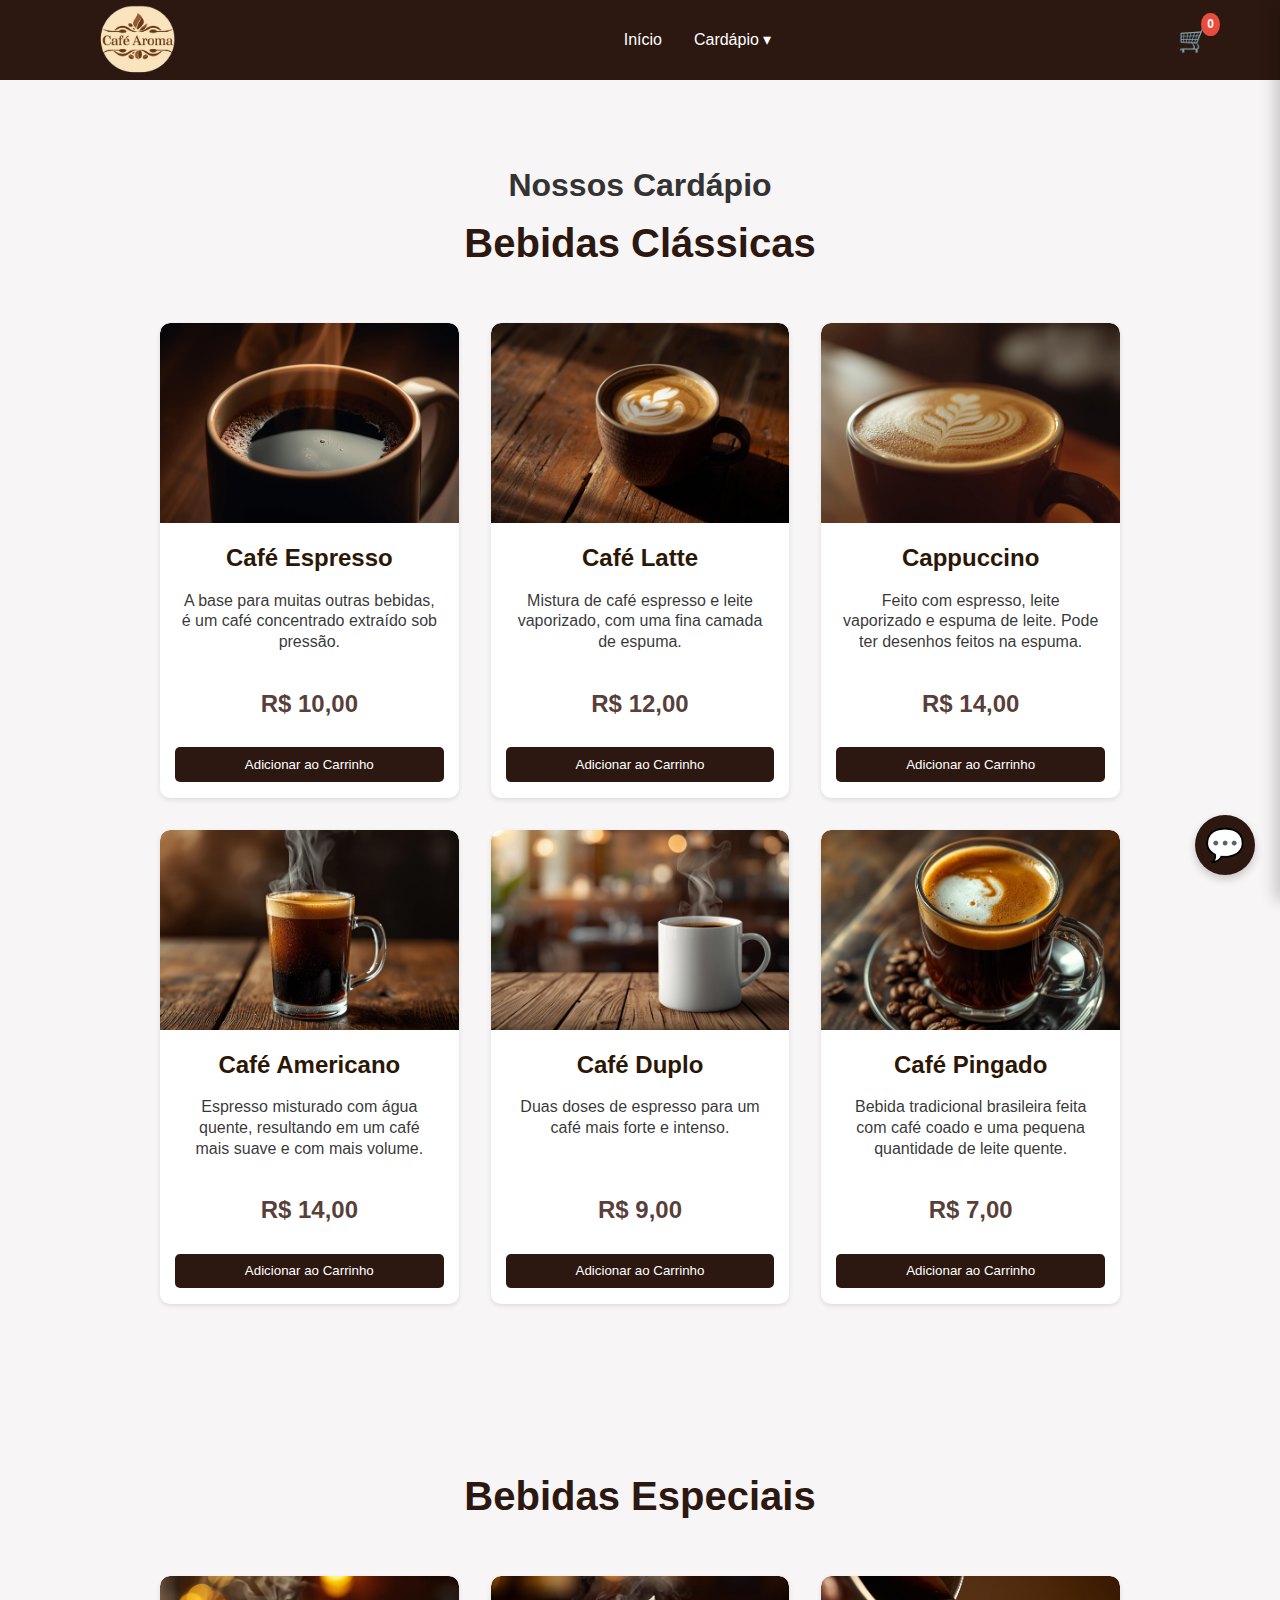
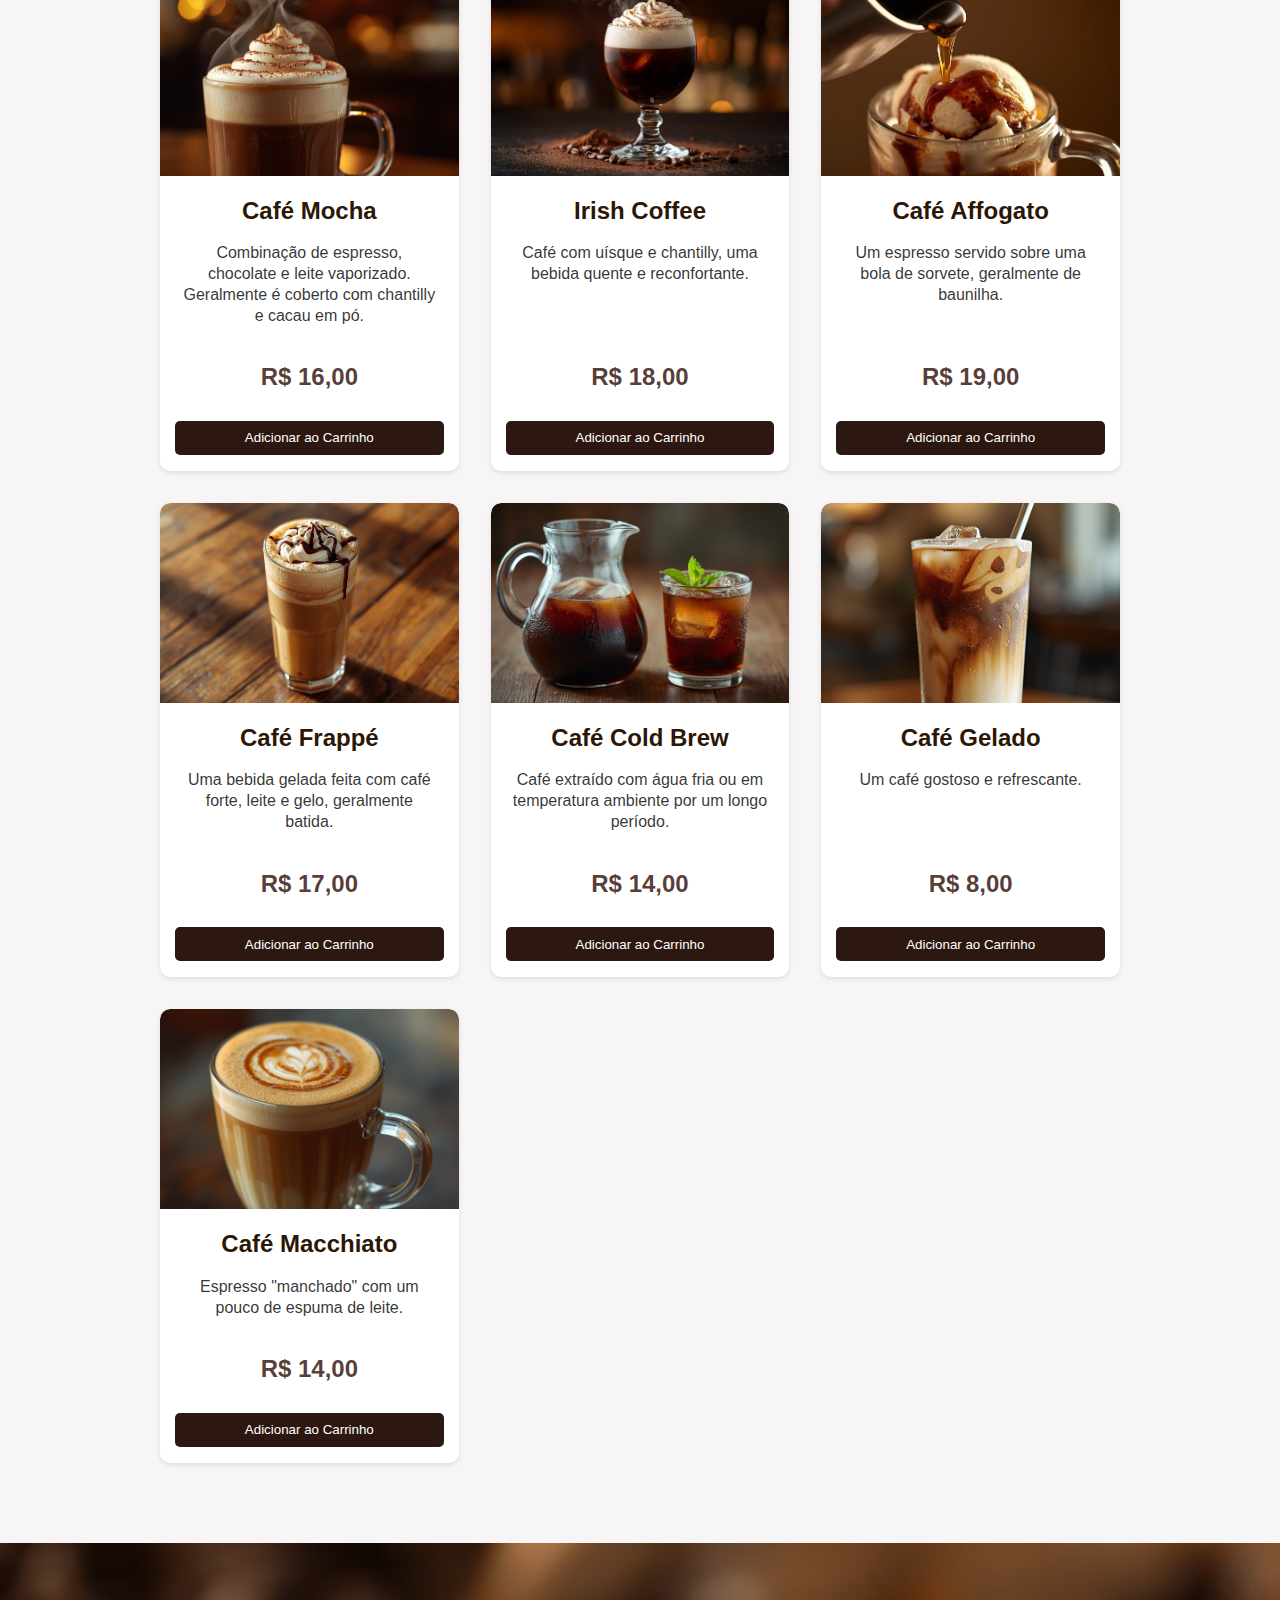
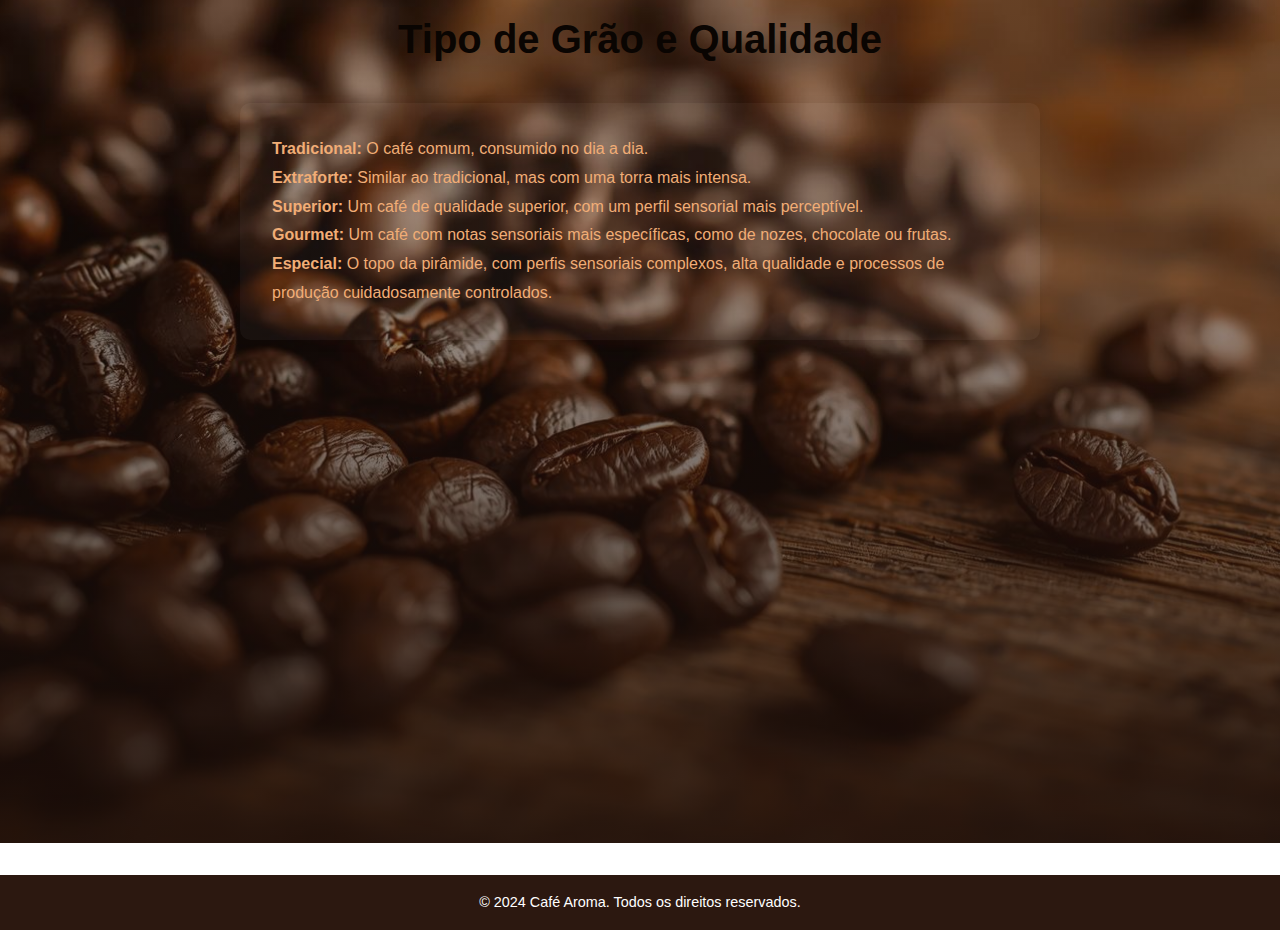
<file: menu.html>
<!DOCTYPE html>
<html lang="pt-br">
  <head>
    <meta charset="UTF-8" />
    <meta name="viewport" content="width=device-width, initial-scale=1.0" />
    <link rel="stylesheet" href="style.css" />
    <link rel="stylesheet" href="menu.css" />
    <link
      rel="icon"
      type="image/png"
      href="./assets/img/apple-touch-icon.png"
    />
    <title>Cardápio - Café Aroma</title>
  </head>
  <body>
    <header>
      <nav class="navbar">
        <div class="logo">
          <img src="./assets/logo2.png" alt="Café Aroma" />
        </div>
        <ul class="nav-links">
          <li><a href="index.html">Início</a></li>
          <li class="dropdown">
            <a href="menu.html" class="dropbtn">Cardápio &#9662;</a>
            <div class="dropdown-content">
              <a href="#bebidas-classicas">Bebidas Clássicas</a>
              <a href="#bebidas-especiais">Bebidas Especiais </a>
              <a href="#graos">Tipo de Grão</a>
            </div>
          </li>
        </ul>
        <div class="cart-icon-container">
          <div id="cart-icon" class="cart-icon">
            🛒
            <span id="cart-count" class="cart-count">0</span>
          </div>
        </div>
        <div class="hamburger"><span></span><span></span><span></span></div>
      </nav>
    </header>
    <main>
      <section id="bebidas-classicas" class="produtos">
        <div class="container">
          <h1>Nossos Cardápio</h1>
          <h2>Bebidas Clássicas</h2>

          <div class="produtos-grid">
            <article class="produto-card">
              <div class="produto-img">
                <img src="./assets/espresso.jpg" alt=" Café Espresso" />
              </div>
              <h3>Café Espresso</h3>
              <p>
                A base para muitas outras bebidas, é um café concentrado
                extraído sob pressão.
              </p>
              <span class="preco">R$ 10,00</span>
              <button class="add-to-cart-btn" data-id="1">
                Adicionar ao Carrinho
              </button>
            </article>

            <article class="produto-card">
              <div class="produto-img">
                <img src="./assets/img/latte.jpg" alt="Café Latte" />
              </div>
              <h3>Café Latte</h3>
              <p>
                Mistura de café espresso e leite vaporizado, com uma fina camada
                de espuma.
              </p>
              <span class="preco">R$ 12,00</span>
              <button class="add-to-cart-btn" data-id="4">
                Adicionar ao Carrinho
              </button>
            </article>

            <article class="produto-card">
              <div class="produto-img">
                <img src="./assets/Cappuccino.jpg" alt="Café Cappuccino" />
              </div>
              <h3>Cappuccino</h3>
              <p>
                Feito com espresso, leite vaporizado e espuma de leite. Pode ter
                desenhos feitos na espuma.
              </p>
              <span class="preco">R$ 14,00</span>
              <button class="add-to-cart-btn" data-id="3">
                Adicionar ao Carrinho
              </button>
            </article>

            <article class="produto-card">
              <div class="produto-img">
                <img src="./assets/img/americano.jpg" alt="Café Americano" />
              </div>
              <h3>Café Americano</h3>
              <p>
                Espresso misturado com água quente, resultando em um café mais
                suave e com mais volume.
              </p>
              <span class="preco">R$ 14,00</span>
              <button class="add-to-cart-btn" data-id="5">
                Adicionar ao Carrinho
              </button>
            </article>

            <article class="produto-card">
              <div class="produto-img">
                <img src="./assets/img/duplo.jpg" alt="Café Duplo" />
              </div>
              <h3>Café Duplo</h3>
              <p>Duas doses de espresso para um café mais forte e intenso.</p>
              <span class="preco">R$ 9,00</span>
              <button class="add-to-cart-btn" data-id="6">
                Adicionar ao Carrinho
              </button>
            </article>

            <article class="produto-card">
              <div class="produto-img">
                <img src="./assets/img/pingado.jpg" alt="Café Pingado" />
              </div>
              <h3>Café Pingado</h3>
              <p>
                Bebida tradicional brasileira feita com café coado e uma pequena
                quantidade de leite quente.
              </p>
              <span class="preco">R$ 7,00</span>
              <button class="add-to-cart-btn" data-id="7">
                Adicionar ao Carrinho
              </button>
            </article>
          </div>
        </div>
      </section>

      <section id="bebidas-especiais" class="produtos">
        <div class="container">
          <h2>Bebidas Especiais</h2>

          <div class="produtos-grid">
            <article class="produto-card">
              <div class="produto-img">
                <img src="./assets/img/mocha.jpg" alt="Café Mocha" />
              </div>
              <h3>Café Mocha</h3>
              <p>
                Combinação de espresso, chocolate e leite vaporizado. Geralmente
                é coberto com chantilly e cacau em pó.
              </p>
              <span class="preco">R$ 16,00</span>
              <button class="add-to-cart-btn" data-id="8">
                Adicionar ao Carrinho
              </button>
            </article>

            <article class="produto-card">
              <div class="produto-img">
                <img src="./assets/img/irish.jpg" alt="Café Irish Coffee" />
              </div>
              <h3>Irish Coffee</h3>
              <p>
                Café com uísque e chantilly, uma bebida quente e reconfortante.
              </p>
              <span class="preco">R$ 18,00</span>
              <button class="add-to-cart-btn" data-id="9">
                Adicionar ao Carrinho
              </button>
            </article>

            <article class="produto-card">
              <div class="produto-img">
                <img src="./assets/img/affogato.jpg" alt="Café Affogato" />
              </div>
              <h3>Café Affogato</h3>
              <p>
                Um espresso servido sobre uma bola de sorvete, geralmente de
                baunilha.
              </p>
              <span class="preco">R$ 19,00</span>
              <button class="add-to-cart-btn" data-id="10">
                Adicionar ao Carrinho
              </button>
            </article>

            <article class="produto-card">
              <div class="produto-img">
                <img src="./assets/img/frappe.jpg" alt="Café Frappé" />
              </div>
              <h3>Café Frappé</h3>
              <p>
                Uma bebida gelada feita com café forte, leite e gelo, geralmente
                batida.
              </p>
              <span class="preco">R$ 17,00</span>
              <button class="add-to-cart-btn" data-id="11">
                Adicionar ao Carrinho
              </button>
            </article>

            <article class="produto-card">
              <div class="produto-img">
                <img src="./assets/img/coldbrew.jpg" alt="Café Cold Brew" />
              </div>
              <h3>Café Cold Brew</h3>
              <p>
                Café extraído com água fria ou em temperatura ambiente por um
                longo período.
              </p>
              <span class="preco">R$ 14,00</span>
              <button class="add-to-cart-btn" data-id="12">
                Adicionar ao Carrinho
              </button>
            </article>

            <article class="produto-card">
              <div class="produto-img">
                <img src="./assets/gelado.jpg" alt="Café Gelado" />
              </div>
              <h3>Café Gelado</h3>
              <p>Um café gostoso e refrescante.</p>
              <span class="preco">R$ 8,00</span>
              <button class="add-to-cart-btn" data-id="2">
                Adicionar ao Carrinho
              </button>
            </article>

            <article class="produto-card">
              <div class="produto-img">
                <img src="./assets/img/macchiato.jpg" alt="Café Macchiato" />
              </div>
              <h3>Café Macchiato</h3>
              <p>Espresso "manchado" com um pouco de espuma de leite.</p>
              <span class="preco">R$ 14,00</span>
              <button class="add-to-cart-btn" data-id="13">
                Adicionar ao Carrinho
              </button>
            </article>
          </div>
        </div>
      </section>

      <section id="graos" class="tipo-grao-qualidade">
        <div class="container">
          <h2>Tipo de Grão e Qualidade</h2>
          <div class="tipo-grao-lista">
            <ul>
              <li>
                <strong>Tradicional:</strong> O café comum, consumido no dia a
                dia.
              </li>
              <li>
                <strong>Extraforte:</strong> Similar ao tradicional, mas com uma
                torra mais intensa.
              </li>
              <li>
                <strong>Superior:</strong> Um café de qualidade superior, com um
                perfil sensorial mais perceptível.
              </li>
              <li>
                <strong>Gourmet:</strong> Um café com notas sensoriais mais
                específicas, como de nozes, chocolate ou frutas.
              </li>
              <li>
                <strong>Especial:</strong> O topo da pirâmide, com perfis
                sensoriais complexos, alta qualidade e processos de produção
                cuidadosamente controlados.
              </li>
            </ul>
          </div>
        </div>
      </section>
    </main>

    <!-- Carrinho de Compras -->
    <div id="cart-sidebar" class="cart-sidebar">
      <div class="cart-header">
        <h3>Meu Pedido</h3>
        <button id="close-cart" class="close-cart-btn">&times;</button>
      </div>
      <div id="cart-items" class="cart-items">
        <!-- Itens do carrinho serão inseridos aqui via JS -->
      </div>
      <div class="cart-footer">
        <div class="customer-name-container">
          <label for="customer-name-menu">Nome do Cliente:</label>
          <input
            type="text"
            id="customer-name-menu"
            placeholder="Digite seu nome"
          />
        </div>
        <div class="cart-total">
          Total: <span id="cart-total-price">R$ 0,00</span>
        </div>
        <button id="checkout-btn" class="checkout-btn">Finalizar Pedido</button>
        <!-- Seção de Pagamento (inicialmente oculta) -->
        <div id="payment-section" class="payment-section hidden">
          <h4>Como deseja receber?</h4>
          <div class="delivery-option">
            <input
              type="radio"
              id="retirada-menu"
              name="delivery"
              value="retirada"
              checked
            />
            <label for="retirada-menu">Retirada no local</label>
          </div>
          <h4>Forma de Pagamento</h4>
          <div class="payment-options">
            <button class="payment-btn" data-method="credit">Cartão</button>
            <button class="payment-btn" data-method="pix">PIX</button>
            <button class="payment-btn" data-method="cash">Dinheiro</button>
          </div>
        </div>
      </div>
    </div>
    <div id="cart-overlay" class="cart-overlay"></div>
    <div id="receipt-to-print" class="receipt-container"></div>
    <!-- Chatbot -->
    <div class="chatbot-container">
      <div id="chat-window" class="chat-window">
        <div class="chat-header">
          <img
            src="./assets/atendente.jpg"
            alt="Atendente"
            class="atendente-avatar"
          />
          <p>Café Aroma - Assistente Virtual</p>
          <button id="close-chat" class="close-chat-btn">&times;</button>
        </div>
        <div id="chat-body" class="chat-body">
          <div class="chat-message bot">Olá! Como posso ajudar você hoje?</div>
        </div>
        <div class="chat-footer">
          <input
            type="text"
            id="chat-input"
            placeholder="Digite sua mensagem..."
          />
        </div>
      </div>
      <button id="chatbot-toggle" class="chatbot-toggle">💬</button>
    </div>
    <footer>
      <p>&copy; 2024 Café Aroma. Todos os direitos reservados.</p>
    </footer>
    <script src="script.js"></script>
  </body>
</html>
</file>
<file: style.css>
* {
  margin: 0;
  padding: 0;
  box-sizing: border-box;
  font-family: "Roboto", sans-serif;
}
head icon {
  width: 50px;
  height: 50px;
}
body {
  color: #333;
  line-height: 1.6;
  padding-top: 80px; /* Adicionado para compensar o header fixo */
}
.container {
  max-width: 1000px;
  margin: 0 auto;
  padding: 0 20px;
}
header {
  background-color: #2c1810;
  position: fixed;
  width: 100%;
  top: 0;
  z-index: 1000; /* Adicionado z-index alto */
  height: 80px; /* Adicionado altura fixa */
}

.navbar {
  display: flex;
  justify-content: space-between;
  align-items: center;
  padding: 1rem 2rem;
  max-width: 1200px;
  margin: 0 auto;
  height: 100%;
}
.cart-icon-container {
  position: relative;
  cursor: pointer;
}
.cart-icon {
  font-size: 1.5rem;
}
.cart-count {
  position: absolute;
  top: -8px;
  right: -12px;
  background-color: #e74c3c;
  color: white;
  border-radius: 50%;
  padding: 2px 6px;
  font-size: 0.75rem;
  font-weight: bold;
  display: flex;
  justify-content: center;
  align-items: center;
}

.logo {
  font-size: 1.5rem;
  color: #fff;
  font-weight: bold;
  text-transform: uppercase;
}
.logo img {
  height: 80px; /* Ajuste conforme necessário */
  margin-right: 10px;
  vertical-align: middle;
  display: inline-block;
  padding: 5px;
}

.nav-links {
  list-style: none;
  display: flex;
  gap: 2rem;
}
.nav-links a {
  color: #fff;
  text-decoration: none;
  font-size: 1rem;
  transition: color 0.3s ease;
}
.nav-links a:hover {
  color: #f4a261;
}

/* --- Estilos do Menu Hambúrguer --- */
.hamburger {
  display: none; /* Escondido em telas grandes */
  cursor: pointer;
}

.hamburger span {
  display: block;
  width: 25px;
  height: 3px;
  margin: 5px 0;
  background-color: #fff;
  transition: all 0.3s ease-in-out;
}

/* Animação do Hambúrguer para 'X' */
.hamburger.active span:nth-child(1) {
  transform: translateY(8px) rotate(45deg);
}
.hamburger.active span:nth-child(2) {
  opacity: 0;
}
.hamburger.active span:nth-child(3) {
  transform: translateY(-8px) rotate(-45deg);
}

/* --- Estilos do Dropdown do Menu --- */
.dropdown {
  position: relative;
  display: inline-block;
}

.dropbtn {
  cursor: pointer;
}

.dropdown-content {
  display: none; /* Escondido por padrão */
  position: absolute;
  background-color: #3a2218; /* Um pouco mais claro que o header */
  min-width: 260px;
  box-shadow: 0px 8px 16px 0px rgba(0, 0, 0, 0.3);
  z-index: 1;
  border-radius: 5px;
  margin-top: 10px;
  overflow: hidden; /* Para o border-radius funcionar nos filhos */
  opacity: 0;
  transform: translateY(-10px);
  transition: opacity 0.3s ease, transform 0.3s ease;
}

/* Mostra o dropdown quando a classe 'show' é adicionada via JS */
.dropdown-content.show {
  display: block;
  opacity: 1;
  transform: translateY(0);
}

.dropdown-content a {
  color: #fff; /* Garante que o texto seja branco */
  padding: 12px 16px;
  text-decoration: none;
  display: block;
  text-align: left;
}

.hero {
  background: linear-gradient(rgba(44, 24, 16, 0.233), rgba(29, 15, 10, 0.822)),
    url("./assets/coffee.jpg") center center/cover;
  height: 100vh;
  display: flex;
  justify-content: center;
  align-items: center;
  text-align: center;
  color: #fff;
  margin-top: -80px; /* Compensa o padding-top do body */
}
.hero-content h1 {
  font-size: 3rem;
  margin-bottom: 1rem;
}
.hero-content p {
  font-size: 1.2rem;
  margin-bottom: 2rem;
}

.btn {
  background-color: burlywood;
  color: #615d5d;
  padding: 0.75rem 1.5rem;
  text-decoration: none;
  border-radius: 5px;
  font-size: 1rem;
  transition: background-color 0.3s ease;
  border: none;
  cursor: pointer;
}
.btn:hover {
  background-color: rgba(44, 20, 16, 0.8);
}
.sobre {
  display: flex;
  padding: 4rem 2rem;
  background-color: rgba(241, 238, 238, 0.575);
  text-align: center;
}
.sobre .container {
  width: 100%;
  display: flex;
  justify-content: center;
  align-items: center;
  flex-direction: column;
} /* Garante que o container ocupe o espaço */
.sobre h2 {
  font-size: 3rem;
  margin-bottom: 1rem;
  color: #2c1706;
  margin-top: 25px;
}
.sobre p {
  font-size: 1.1rem;
  max-width: 600px;
  margin: 0 auto;
  color: rgba(43, 9, 2, 0.8);
}
.sobre h3 {
  font-size: 1rem;
  margin-bottom: 1rem;
  color: #47260a;
  margin-top: 25px;
}
.sobre h4 {
  font-size: 1.2rem;
  margin-bottom: 1rem;
  color: #47260a;
  margin-top: 25px;
  max-width: 400px;
  text-align: center;
}
/* Estilos do Carrossel - SOMBRAS REMOVIDAS */
.carousel-container {
  width: 100%;
  max-width: 800px; /* Reduzido para melhor encaixe */
  aspect-ratio: 16 / 9; /* Proporção responsiva */
  margin: 20px auto;
  position: relative;
  overflow: hidden;
  border-radius: 15px;
  z-index: 1; /* Adicionado z-index baixo */
  margin-top: 30px;
}

.sobre-img {
  width: 800%;
  height: 100%;
  display: flex;
  animation: slideCarousel 32s infinite;
}

.sobre-img img {
  width: 12.5%;
  height: 100%;
  object-fit: cover;
  flex-shrink: 0;
  position: relative;
  transition: all 0.3s ease;
  /* SOMBRAS REMOVIDAS - linhas abaixo comentadas/removidas */
  /* filter: brightness(0.9); */
  /* box-shadow: inset 0 0 300px rgb(0, 0, 0); */
}

/* TODAS AS SOMBRAS FORAM REMOVIDAS - blocos comentados/removidos */

/* Efeito hover individual mantido, mas sem sombras */
.sobre-img img:hover {
  transform: scale(1.02);
  z-index: 2;
}

@keyframes slideCarousel {
  0%,
  11.25% {
    transform: translateX(0);
  }
  12.5%,
  23.75% {
    transform: translateX(-12.5%);
  }
  25%,
  36.25% {
    transform: translateX(-25%);
  }
  37.5%,
  48.75% {
    transform: translateX(-37.5%);
  }
  50%,
  61.25% {
    transform: translateX(-50%);
  }
  62.5%,
  73.75% {
    transform: translateX(-62.5%);
  }
  75%,
  86.25% {
    transform: translateX(-75%);
  }
  87.5%,
  98.75% {
    transform: translateX(-87.5%);
  }
  100% {
    transform: translateX(0%);
  }
}

/* Pausa no hover */
.carousel-container:hover .sobre-img {
  animation-play-state: paused;
}

/* Indicadores de progresso */
.carousel-progress {
  position: absolute;
  bottom: 0;
  left: 0;
  width: 100%;
  height: 4px;
  background: rgba(255, 255, 255, 0.3);
}

.progress-bar {
  height: 100%;
  background: white;
  animation: progress 32s infinite linear;
}

@keyframes progress {
  0% {
    width: 0;
  }
  100% {
    width: 100%;
  }
}
.produtos {
  padding: 5rem 2rem;
  text-align: center;
  background-color: rgba(241, 238, 238, 0.575);
}
.produtos h2 {
  text-align: center;
  font-size: 2.5rem;
  margin-bottom: 3rem;
  color: #2c1810;
}
.produtos p {
  font-size: 1rem;
  margin-bottom: 5px;
  color: rgba(0, 0, 0, 0.8);
  max-width: 600px;
  text-align: center;
  line-height: 1;
  line-height: 1.3; /* Aumenta o espaçamento entre linhas */
  font-weight: 300;
  margin: 5px;
}

.produtos-grid {
  display: grid;
  grid-template-columns: repeat(auto-fit, minmax(280px, 1fr));
  gap: 2rem;
  max-width: 1200px;
  margin: 0 auto;
}
.produto-card {
  background-color: #fff;
  border-radius: 10px;
  text-align: center;
  box-shadow: 0 2px 5px rgba(0, 0, 0, 0.1);
  transition: transform 0.3s ease;
  display: flex;
  flex-direction: column;
  align-items: center; /* Adicionado para centralizar os itens */
  overflow: hidden; /* Garante que o conteúdo respeite o border-radius */
  padding-bottom: 1rem; /* Espaço para o botão */
}
.produto-card:hover {
  transform: translateY(-10px);
  box-shadow: 0 10px 30px rgba(0, 0, 0, 0.1);
}
.produto-img {
  width: 100%;
  height: 200px;
  overflow: hidden;
  border-radius: 10px 10px 0 0;
}
.produto-img img {
  width: 100%;
  height: 100%;
  object-fit: cover;
}

.produto-card h3 {
  font-size: 1.5rem;
  margin: 1rem 0 0.5rem 0;
  color: #2c1706;
}
.produto-card p {
  padding: 0 1rem;
  flex-grow: 1; /* Faz a descrição ocupar o espaço disponível */
  margin-bottom: 1rem;
}

.preco {
  font-size: 1.5rem;
  color: rgba(43, 9, 2, 0.8);
  margin: 1rem 0;
  font-weight: 700;
}

.add-to-cart-btn {
  background-color: #2c1810;
  color: white;
  border: none;
  padding: 0.6rem 1rem;
  border-radius: 5px;
  cursor: pointer;
  margin-top: 0.5rem;
  width: 90%; /* Ajusta a largura do botão */
  transition: background-color 0.3s ease;
}

.localizacao {
  padding: 4rem 2rem;
  background-color: #f8f6f6;
  text-align: center;
}
.localizacao h2 {
  font-size: 2rem;
  margin-bottom: 1rem;
  color: #2c1706;
}
.contato-info {
  text-align: center;
  margin-bottom: 2rem;
}

.horario-info {
  margin-bottom: 2rem;
  text-align: center;
}

.horario-info h3 {
  font-size: 1.5rem;
  color: #2c1706;
  margin-bottom: 0.5rem;
}

.horario-info p {
  font-size: 1.1rem;
}

.mapa {
  max-width: 800px;
  margin: 0 auto;
  border-radius: 10px;
  box-shadow: 0 2px 5px rgba(0, 0, 0, 0.1);
}
.mapa iframe {
  max-width: 100%;
  height: 350px;
  border: none;
  border-radius: 10px;
  display: block;
}

/* --- Estilos do Chatbot --- */
.chatbot-toggle {
  position: fixed;
  bottom: 25px;
  right: 25px;
  width: 60px;
  height: 60px;
  border-radius: 50%;
  background-color: #2c1810;
  color: white;
  font-size: 2rem;
  border: none;
  cursor: pointer;
  box-shadow: 0 4px 8px rgba(0, 0, 0, 0.2);
  z-index: 1000;
}

/* --- Estilos do Carrinho de Compras --- */
.cart-sidebar {
  position: fixed;
  top: 0;
  right: -400px; /* Começa fora da tela */
  width: 400px;
  max-width: 90vw;
  height: 100%;
  background-color: #fff;
  box-shadow: -5px 0 15px rgba(0, 0, 0, 0.2);
  z-index: 1002;
  display: flex;
  flex-direction: column;
  transition: right 0.4s ease-in-out;
}

.cart-sidebar.open {
  right: 0;
}

.cart-overlay {
  position: fixed;
  top: 0;
  left: 0;
  width: 100%;
  height: 100%;
  background-color: rgba(0, 0, 0, 0.5);
  z-index: 1001;
  opacity: 0;
  visibility: hidden;
  transition: opacity 0.4s ease, visibility 0.4s ease;
}

.cart-overlay.open {
  opacity: 1;
  visibility: visible;
}

.cart-sidebar .cart-header {
  display: flex;
  justify-content: space-between;
  align-items: center;
  padding: 1rem;
  background-color: #2c1810;
  color: white;
}

.cart-sidebar .cart-header h3 {
  margin: 0;
}

.cart-sidebar .close-cart-btn {
  background: none;
  border: none;
  color: white;
  font-size: 2rem;
  cursor: pointer;
}

.cart-items {
  flex-grow: 1;
  overflow-y: auto;
  padding: 1rem;
}

.cart-item {
  display: flex;
  gap: 1rem;
  margin-bottom: 1rem;
  border-bottom: 1px solid #eee;
  padding-bottom: 1rem;
}

.cart-item-img {
  width: 80px;
  height: 80px;
  object-fit: cover;
  border-radius: 5px;
}

.cart-item-details {
  flex-grow: 1;
}

.quantity-controls {
  display: flex;
  align-items: center;
  gap: 0.5rem;
  margin-top: 0.5rem;
}

.quantity-btn {
  width: 25px;
  height: 25px;
  cursor: pointer;
}

.cart-footer {
  padding: 1rem;
  border-top: 2px solid #ddd;
}

.customer-name-container {
  margin-bottom: 1rem;
}

.customer-name-container label {
  display: block;
  margin-bottom: 0.25rem;
  font-size: 0.9rem;
}

.customer-name-container input {
  width: 100%;
  padding: 0.5rem;
  border: 1px solid #ccc;
  border-radius: 5px;
}

.checkout-btn {
  width: 100%;
  padding: 1rem;
  background-color: #27ae60;
  color: white;
  border: none;
  border-radius: 5px;
  font-size: 1.1rem;
  cursor: pointer;
  transition: background-color 0.3s;
}
.checkout-btn:hover {
  background-color: #229954;
}

.hidden {
  display: none !important;
}

.payment-section {
  margin-top: 1rem;
  animation: fadeIn 0.5s;
}

.payment-section h4 {
  margin-bottom: 0.5rem;
}

.delivery-option {
  margin-bottom: 1rem;
}

.payment-options {
  display: grid;
  grid-template-columns: 1fr 1fr 1fr;
  gap: 0.5rem;
}

.payment-btn {
  padding: 0.8rem;
  border: 1px solid #ccc;
  background-color: #f9f9f9;
  cursor: pointer;
  border-radius: 5px;
  transition: background-color 0.3s, border-color 0.3s;
}
.payment-btn:hover {
  background-color: #e9e9e9;
  border-color: #999;
}

.chat-window {
  position: fixed;
  bottom: 100px;
  right: 25px;
  width: 350px;
  max-width: 90vw;
  height: 450px;
  background-color: white;
  border-radius: 15px;
  box-shadow: 0 4px 12px rgba(0, 0, 0, 0.15);
  display: flex;
  flex-direction: column;
  overflow: hidden;
  z-index: 1000;
  transform: scale(0);
  transform-origin: bottom right;
  transition: transform 0.3s ease-in-out;
}

.chat-window.open {
  transform: scale(1);
}

.chat-header {
  background-color: #2c1810;
  color: white;
  padding: 1rem;
  font-weight: bold;
  display: flex;
  align-items: center;
  gap: 10px;
  position: relative;
}

.atendente-avatar {
  width: 80px;
  height: 80px;
  border-radius: 50%;
  object-fit: cover;
  border: 2px solid #f4a261;
}

.close-chat-btn {
  position: absolute;
  top: 5px;
  right: 10px;
  background: none;
  border: none;
  color: white;
  font-size: 2rem;
  cursor: pointer;
  line-height: 1;
  padding: 5px;
}

.chat-body {
  flex-grow: 1;
  padding: 1rem;
  overflow-y: auto;
  display: flex;
  flex-direction: column;
  gap: 0.75rem;
}

.chat-message {
  padding: 0.5rem 1rem;
  border-radius: 18px;
  max-width: 80%;
}

.chat-message.bot {
  background-color: #f1f0f0;
  align-self: flex-start;
}

.chat-message.user {
  background-color: burlywood;
  color: white;
  align-self: flex-end;
}

.chat-footer {
  padding: 1rem;
  border-top: 1px solid #ddd;
}

.chat-footer input {
  width: 100%;
  padding: 0.75rem;
  border: 1px solid #ccc;
  border-radius: 8px;
  font-size: 1rem;
}

.end-chat-btn {
  background-color: #e74c3c;
  color: white;
  border: none;
  padding: 0.5rem 1rem;
  border-radius: 15px;
  cursor: pointer;
  align-self: center;
  margin-top: 0.5rem;
  transition: background-color 0.3s ease;
}
.end-chat-btn:hover {
  background-color: #c0392b;
}
footer {
  background-color: #2c1810;
  color: white;
  text-align: center;
  padding: 1rem 0;
  margin-top: 2rem;
  font-size: 0.9rem;
  position: relative;
}

.btn-cardapio {
  background-color: rgba(241, 187, 124, 0.952);
  padding: 0.75rem 1.5rem;
  border-radius: 5px;
  font-size: 1rem;
  transition: background-color 0.3s ease;
  border: none;
  cursor: pointer;
  margin-top: 20px;
  font-weight: 500;
  text-transform: none;
}
.btn-cardapio:hover {
  background-color: rgba(44, 20, 16, 0.8);
  color: #fff;
}
.btn-cardapio a {
  text-decoration: none;
  color: #868181;
}

/*      MEDIA QUERIES        */

/* --- Telas de Tablet (até 992px) --- */
@media (max-width: 992px) {
  .sobre {
    flex-direction: column;
    align-items: center;
  }
  .sobre .container,
  .sobre .carousel-container {
    max-width: 90%;
  }
  .sobre h4 {
    width: auto; /* Remove a largura fixa */
    margin-left: auto;
    margin-right: auto;
  }
}

/* --- Telas de Celular (até 768px) --- */
@media (max-width: 768px) {
  body {
    padding-top: 70px; /* Ajusta o padding para o header menor */
  }
  header,
  .navbar,
  .logo img {
    height: 70px; /* Header e logo menores */
  }
  .container h2 {
    margin-top: 25px;
  }

  .nav-links {
    position: fixed; /* Mudei para fixed para cobrir a tela toda se rolar */
    top: 70px; /* Abaixo do header */
    right: -280px; /* Começa fora da tela (largura do menu) */
    width: 280px; /* Largura fixa para o menu lateral */
    height: calc(100vh - 70px);
    background-color: #2c1810;
    flex-direction: column;
    align-items: flex-start; /* Alinha os links à esquerda */
    justify-content: flex-start; /* Alinha o conteúdo ao topo */
    gap: 1rem; /* Espaçamento entre os links */
    padding-top: 2rem; /* Espaço no topo do menu */
    transition: right 0.4s ease-in-out;
    box-shadow: -5px 0 15px rgba(0, 0, 0, 0.2); /* Sombra para dar profundidade */
  }

  .nav-links.active {
    right: 0; /* Traz o menu para a tela */
  }

  .nav-links a {
    font-size: 1.2rem; /* Ajusta o tamanho da fonte */
    padding: 0.5rem 2rem; /* Adiciona padding para melhor clique */
    width: 100%; /* Faz o link ocupar a largura do menu */
  }

  .hamburger {
    display: block; /* Mostra o hambúrguer */
  }

  .dropdown-content {
    position: static; /* Remove o posicionamento absoluto */
    background-color: transparent;
    box-shadow: none;
    transform: none;
    opacity: 1;
    display: block; /* Sempre visível dentro do menu mobile */
    text-align: center;
  }

  .hero {
    margin-top: -70px; /* Compensa o header menor */
  }
  .hero-content h1 {
    font-size: 2.5rem;
  }
  .hero-content p {
    font-size: 1.1rem;
  }

  .produtos,
  .sobre,
  .localizacao {
    padding: 3rem 1rem;
  }

  .chatbot-toggle {
    width: 50px;
    height: 50px;
    font-size: 1.5rem;
    right: 15px;
    bottom: 15px;
  }

  .chat-window {
    bottom: 80px;
    right: 15px;
    width: calc(100vw - 30px);
    height: 400px;
  }
}

/* --- Telas de Celular Pequeno (até 480px) --- */
@media (max-width: 480px) {
  .hero-content h1 {
    font-size: 2rem;
  }
  .hero-content p {
    font-size: 1rem;
  }
  .sobre h2,
  .produtos h2 {
    font-size: 2.2rem;
  }
  .produto-card h3 {
    font-size: 1.3rem;
  }
  .produto-card {
    height: auto;
    padding-bottom: 1rem;
  }
  .preco {
    font-size: 1.3rem;
  }
  .localizacao h2 {
    font-size: 1.8rem;
  }
  .container h2 {
    margin-top: 25px;
  }
}

/* --- Estilos para Impressão --- */
.receipt-container {
  display: none;
}

@media print {
  /* Esconde tudo, exceto a nota fiscal */
  body > * {
    display: none;
  }

  .receipt-container,
  .receipt-container * {
    display: block;
    visibility: visible; /* Garante que os filhos sejam visíveis */
  }
  .receipt-container {
    display: block;
    position: absolute;
    left: 0;
    top: 0;
    width: 100%;
    font-family: "Courier New", Courier, monospace;
    padding: 10px;
    box-sizing: border-box;
  }
  .receipt-container h1 {
    text-align: center;
    font-size: 1.5rem;
    margin: 0;
  }
  .receipt-container .logo-print {
    display: block;
    width: 80px;
    margin: 0 auto 10px;
  }
  .receipt-container p {
    text-align: center;
    margin: 2px 0;
    font-size: 0.9rem;
  }
  .receipt-container ul {
    list-style: none;
    padding: 0;
  }
  .receipt-container li {
    display: flex;
    justify-content: space-between;
    padding: 5px 0;
    border-bottom: 1px dashed #ccc;
    font-size: 0.9rem;
  }
  .receipt-container h3 {
    text-align: right;
    margin-top: 10px;
  }
}
</file>
<file: menu.css>
* {
  margin: 0;
  padding: 0;
  box-sizing: border-box;
  font-family: "Roboto", sans-serif;
}

/* Estilos para as categorias do menu na página de cardápio */
.menu-category {
  margin-bottom: 2rem;
}

/* Estilos para a seção Tipo de Grão e Qualidade */
.tipo-grao-qualidade {
  padding: 4rem 2rem;
  text-align: center;
  background: linear-gradient(rgba(44, 24, 16, 0.233), rgba(29, 15, 10, 0.822)),
    url("./assets/img/graos.jpg") center center/cover;
  width: 100%;
  min-height: 100vh; /* Usa min-height para evitar cortes de conteúdo */
}

.tipo-grao-qualidade h2 {
  font-size: 2.5rem;
  margin-bottom: 2rem;
  color: #0a0502; /* Cor padrão dos títulos */
}

.tipo-grao-lista {
  max-width: 800px;
  margin: 0 auto;
  text-align: left;
  background-color: #ffffff09;
  padding: 2rem;
  border-radius: 10px;
  box-shadow: 0 2px 12px rgba(0, 0, 0, 0.1);
}

.tipo-grao-lista ul {
  list-style: none; /* Remove os marcadores padrão da lista */
  padding: 0;
  line-height: 1.8;
  color: #f1ad76;
}

/* --- Media Queries para menu.css --- */
@media (max-width: 768px) {
  .tipo-grao-qualidade {
    padding: 3rem 1rem;
    height: auto; /* Altura automática em telas menores */
  }
  .tipo-grao-qualidade h2 {
    font-size: 2rem;
    margin-top: 20px;
  }
  .tipo-grao-lista {
    padding: 1.5rem;
  }
  .container h2 {
    margin-top: 25px;
  }
    .produtos p {
        font-size: 1.2rem;
    }
    .container h1{
        font-size: 1.8rem;
        margin-top: 20px;
    }
}

/* --- Telas de Celular Pequeno (até 480px) --- */
@media (max-width: 480px) {
  .tipo-grao-qualidade h2 {
    font-size: 1.8rem;
    margin-bottom: 1.5rem;
    margin-top: 20px;
  }
}
</file>
